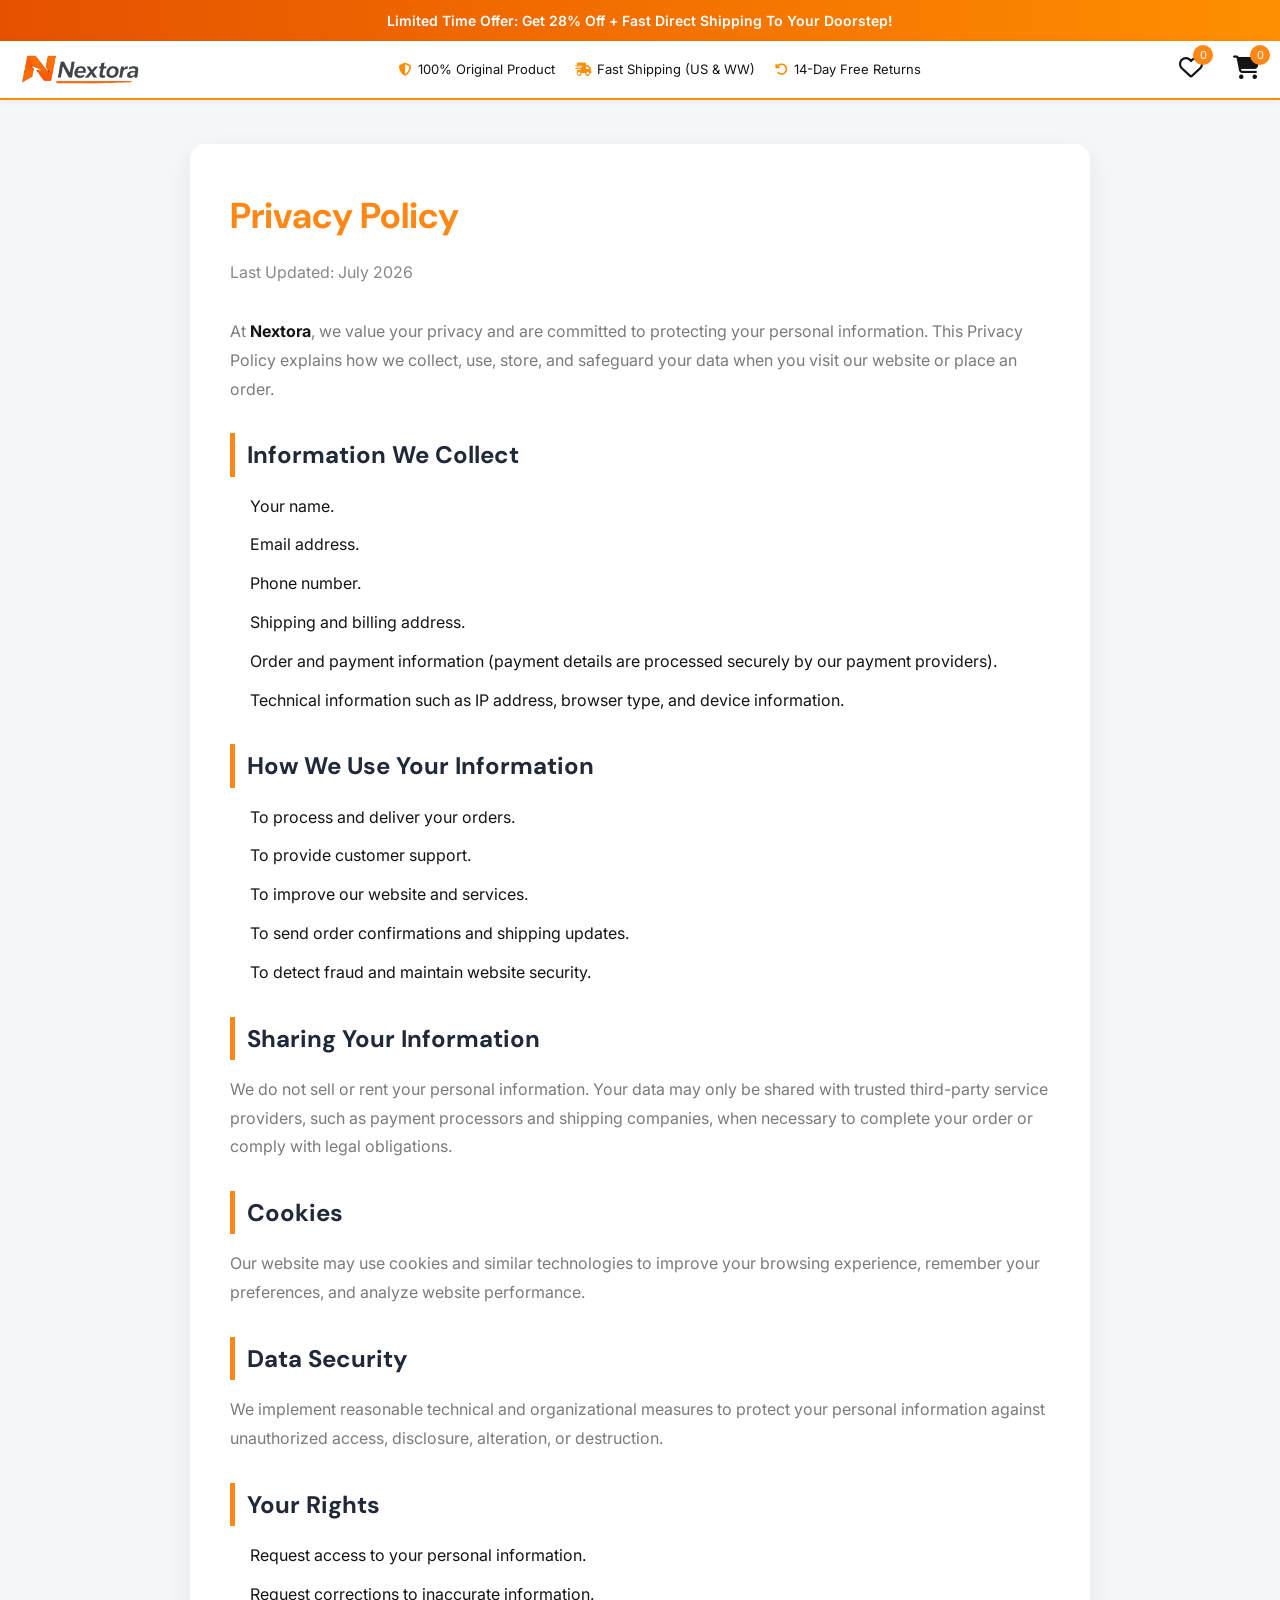
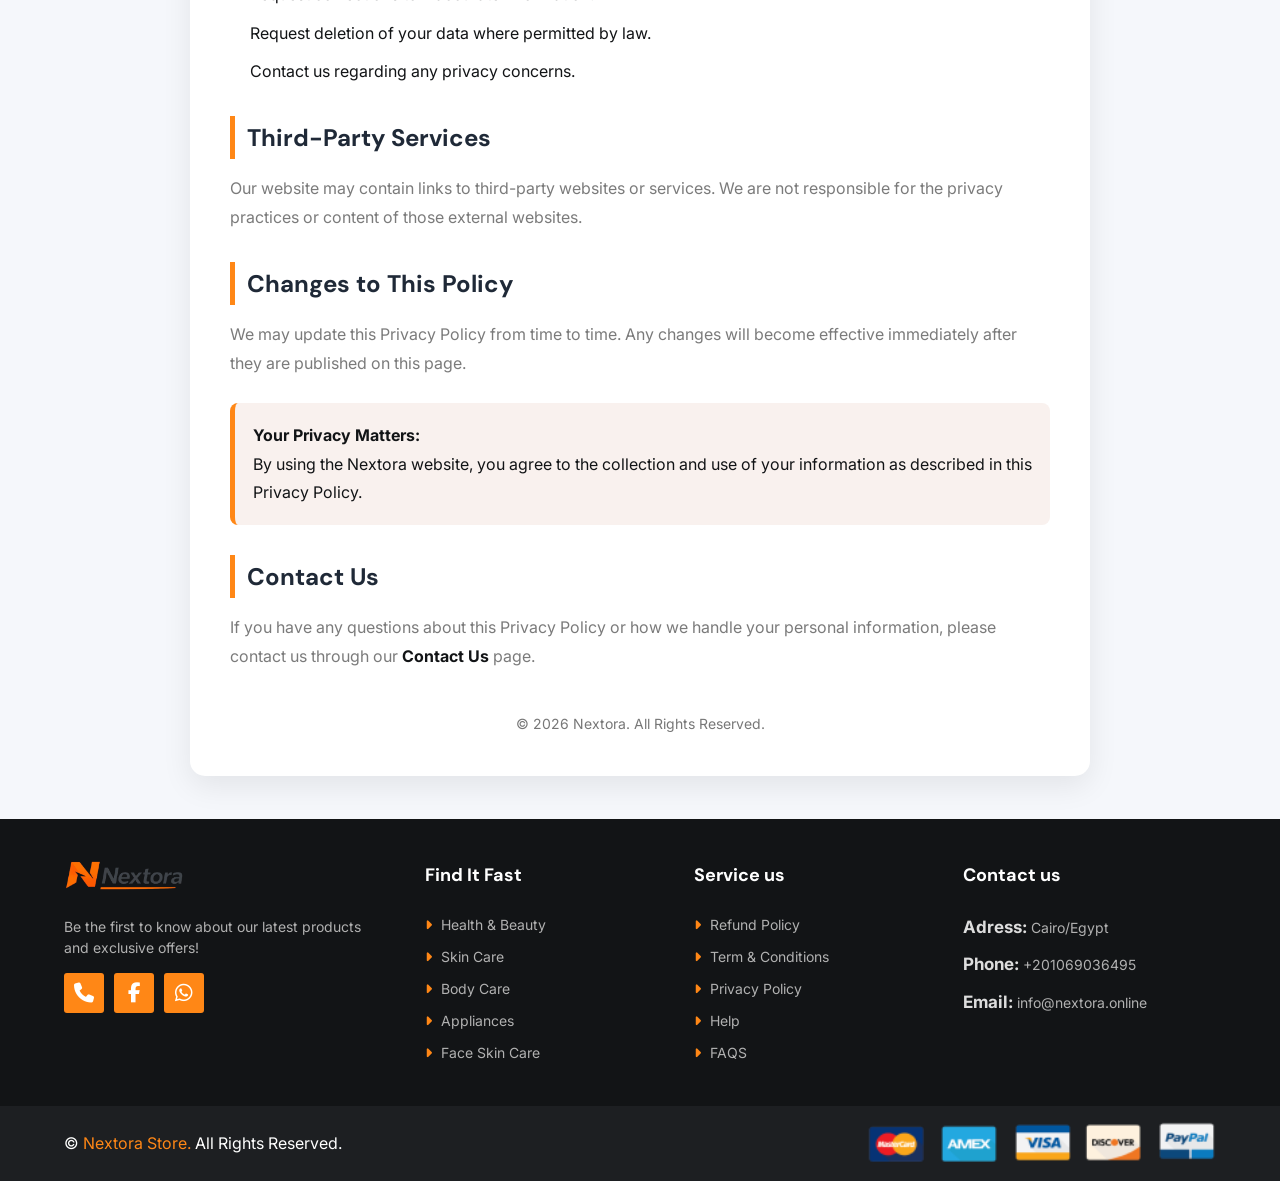
<file: privacy.html>
<!DOCTYPE html>
<html lang="en">

<head>
    <meta charset="UTF-8">
    <meta name="viewport" content="width=device-width, initial-scale=1.0">

    <title>Privacy Policy | Nextora</title>

    <link rel="icon" href="img/icon.png">

    <link rel="stylesheet" href="https://cdnjs.cloudflare.com/ajax/libs/font-awesome/6.6.0/css/all.min.css">

    <link rel="stylesheet" href="CSS/style.css">

    <style>
        :root {
            --primary-orange: #FF8F00;
            --dark-orange: #E65100;
            --light-orange: #FFF3E0;
            --amazon-dark: #131921;
            --amazon-nav: #232F3E;
            --text-dark: #111111;
            --text-gray: #565959;
            --bg-white: #FFFFFF;
            --bg-light: #F7F7F7;
            --border-color: #DDD;
            --success-green: #067D62;
            --shadow: 0 4px 12px rgba(0, 0, 0, 0.08);
            --transition: all 0.3s ease;
        }

        body {
            color: var(--text-dark);
            line-height: 1.6;
            padding-bottom: 0px;
            /* Space for mobile sticky footer */
            padding-top: 0px;
        }

        /* Top Announcement */
        .announcement-bar {
            background: linear-gradient(90deg, var(--dark-orange), var(--primary-orange));
            color: white;
            text-align: center;
            padding: 8px 15px;
            font-size: 14px;
            font-weight: 600;
            display: flex;
            justify-content: center;
            align-items: center;
            gap: 10px;
        }

        .announcement-bar span {
            color: white;
        }

        /* Header / Navbar */
        header {
            background-color: var(--bg-white);
            border-bottom: 2px solid var(--primary-orange);
            position: sticky;
            top: 0;
            z-index: 1000;
            box-shadow: 0 2px 8px rgba(0, 0, 0, 0.05);
        }

        .nav-container {
            max-width: 1300px;
            margin: 0 auto;
            padding: 12px 20px;
            display: flex;
            justify-content: space-between;
            align-items: center;
            gap: 20px;
        }

        .logo {
            font-size: 24px;
            font-weight: 800;
            color: var(--amazon-dark);
            text-decoration: none;
            display: flex;
            align-items: center;
            gap: 8px;
        }

        .logo span {
            color: var(--primary-orange);
        }

        .trust-badges-top {
            display: flex;
            gap: 20px;
            font-size: 13px;
            color: var(--text-gray);
        }

        .trust-item {
            display: flex;
            align-items: center;
            gap: 6px;
        }

        .trust-item i {
            color: var(--primary-orange);
        }

        /* Trast track style */
        .free-return {
            display: none;
            width: 100%;
            overflow: hidden;
            background: #f8f8f8;
            padding: 12px 0;
        }

        .trust-track {
            display: flex !important;
            width: max-content;
            gap: 50px;
            animation: scroll 10s linear infinite;
        }

        .trust-track .trust-item {
            display: flex;
            align-items: center;
            gap: 8px;
            white-space: nowrap;
            font-size: 15px;
        }

        @keyframes scroll {
            from {
                transform: translateX(0);
            }

            to {
                transform: translateX(-50%);
            }
        }

        .trust-track:hover {
            animation-play-state: paused;
        }

        @media (max-width: 1024px) {
            .product-hero {
                grid-template-columns: 1fr;
                gap: 20px;
                padding: 20px;
            }

            .trust-badges-top {
                display: none;
            }

            .free-return {
                display: block;
            }
        }
    </style>
</head>

<body
    style="margin:0;box-sizing:border-box;font-family:Arial,Helvetica,sans-serif;background:#f5f7fb;color:#333;line-height:1.8;">

    <!-- <a href="tel:+201069036495" class="floating-call" title="Contact Us">
        <i class="fa-solid fa-headset icon"></i>
        <span class="text">Contact Us</span>
    </a> -->

    <div class="announcement-bar">
        <span>Limited Time Offer: Get 28% Off + Fast Direct Shipping To Your Doorstep!</span>
    </div>

    <div class="cart">
        <div class="top_cart">
            <h3>Cart Items : <span class="Count_item_cart">0</span></h3>
            <span onclick="open_close_cart()" class="close_cart"><i class="fa-regular fa-circle-xmark"></i></span>
        </div>


        <div class="items_in_cart" id="cart_items">

        </div>

        <div class="bottom_cart">
            <div class="total">
                <p>subtotal</p>
                <p class="price_cart_toral">$0</p>
            </div>

            <div class="button_cart">
                <a href="#" class="btn_cart btn">Checkout</a>
                <span onclick="open_close_cart()" class="btn_cart trans_bg btn">Shop More</span>
            </div>
        </div>

    </div>

    <header>
        <div class="nav-container">
            <a href="index.html" class="logo"> <img src="img/logo.png" alt=""></a>
            <div class="trust-badges-top">
                <div class="trust-item"><i class="fa-solid fa-shield-halved"></i> 100% Original Product</div>
                <div class="trust-item"><i class="fa-solid fa-truck-fast"></i> Fast Shipping (US & WW)</div>
                <div class="trust-item"><i class="fa-solid fa-rotate-left"></i> 14-Day Free Returns</div>
            </div>
            <div class="header_icons">
                <div class="icon">
                    <a href="#">
                        <i class="fa-regular fa-heart"></i>
                        <span class="count count_favourite">0</span>
                    </a>
                </div>

                <div onclick="open_close_cart()" class="icon">
                    <i class="fa-solid fa-cart-shopping"></i>
                    <span class="count count_item_header">0</span>
                </div>

                <!-- <div class="icon">
                    <button id="currency-toggle" class="currency-btn">USD</button>
                </div> -->
            </div>
        </div>
    </header>

    <div
        style="max-width:900px;margin:auto;background:#fff;padding:40px;border-radius:15px;box-shadow:0 10px 30px rgba(0,0,0,.08);margin-top: 2.7rem;margin-bottom: 2.7rem;">

        <h1 style="color:#ff8716;margin-bottom:10px;font-size:36px;">
            Privacy Policy
        </h1>

        <p style="color:#888;margin-bottom:30px;">
            Last Updated: July 2026
        </p>

        <p style="margin-bottom:15px;">
            At <strong>Nextora</strong>, we value your privacy and are committed to protecting your personal
            information. This Privacy Policy explains how we collect, use, store, and safeguard your data when you visit
            our website or place an order.
        </p>

        <h2
            style="margin-top:30px;margin-bottom:15px;color:#1f2937;font-size:24px;border-left:5px solid #ff8716;padding-left:12px;">
            Information We Collect
        </h2>

        <ul style="margin-left:20px;margin-bottom:20px;">
            <li style="margin-bottom:10px;">Your name.</li>
            <li style="margin-bottom:10px;">Email address.</li>
            <li style="margin-bottom:10px;">Phone number.</li>
            <li style="margin-bottom:10px;">Shipping and billing address.</li>
            <li style="margin-bottom:10px;">Order and payment information (payment details are processed securely by our
                payment providers).</li>
            <li style="margin-bottom:10px;">Technical information such as IP address, browser type, and device
                information.</li>
        </ul>

        <h2
            style="margin-top:30px;margin-bottom:15px;color:#1f2937;font-size:24px;border-left:5px solid #ff8716;padding-left:12px;">
            How We Use Your Information
        </h2>

        <ul style="margin-left:20px;margin-bottom:20px;">
            <li style="margin-bottom:10px;">To process and deliver your orders.</li>
            <li style="margin-bottom:10px;">To provide customer support.</li>
            <li style="margin-bottom:10px;">To improve our website and services.</li>
            <li style="margin-bottom:10px;">To send order confirmations and shipping updates.</li>
            <li style="margin-bottom:10px;">To detect fraud and maintain website security.</li>
        </ul>

        <h2
            style="margin-top:30px;margin-bottom:15px;color:#1f2937;font-size:24px;border-left:5px solid #ff8716;padding-left:12px;">
            Sharing Your Information
        </h2>

        <p style="margin-bottom:15px;">
            We do not sell or rent your personal information. Your data may only be shared with trusted third-party
            service providers, such as payment processors and shipping companies, when necessary to complete your order
            or comply with legal obligations.
        </p>

        <h2
            style="margin-top:30px;margin-bottom:15px;color:#1f2937;font-size:24px;border-left:5px solid #ff8716;padding-left:12px;">
            Cookies
        </h2>

        <p style="margin-bottom:15px;">
            Our website may use cookies and similar technologies to improve your browsing experience, remember your
            preferences, and analyze website performance.
        </p>

        <h2
            style="margin-top:30px;margin-bottom:15px;color:#1f2937;font-size:24px;border-left:5px solid #ff8716;padding-left:12px;">
            Data Security
        </h2>

        <p style="margin-bottom:15px;">
            We implement reasonable technical and organizational measures to protect your personal information against
            unauthorized access, disclosure, alteration, or destruction.
        </p>

        <h2
            style="margin-top:30px;margin-bottom:15px;color:#1f2937;font-size:24px;border-left:5px solid #ff8716;padding-left:12px;">
            Your Rights
        </h2>

        <ul style="margin-left:20px;margin-bottom:20px;">
            <li style="margin-bottom:10px;">Request access to your personal information.</li>
            <li style="margin-bottom:10px;">Request corrections to inaccurate information.</li>
            <li style="margin-bottom:10px;">Request deletion of your data where permitted by law.</li>
            <li style="margin-bottom:10px;">Contact us regarding any privacy concerns.</li>
        </ul>

        <h2
            style="margin-top:30px;margin-bottom:15px;color:#1f2937;font-size:24px;border-left:5px solid #ff8716;padding-left:12px;">
            Third-Party Services
        </h2>

        <p style="margin-bottom:15px;">
            Our website may contain links to third-party websites or services. We are not responsible for the privacy
            practices or content of those external websites.
        </p>

        <h2
            style="margin-top:30px;margin-bottom:15px;color:#1f2937;font-size:24px;border-left:5px solid #ff8716;padding-left:12px;">
            Changes to This Policy
        </h2>

        <p style="margin-bottom:15px;">
            We may update this Privacy Policy from time to time. Any changes will become effective immediately after
            they are published on this page.
        </p>

        <div style="background:#f9f1ee;border-left:5px solid #ff8716;padding:18px;margin-top:25px;border-radius:8px;">

            <strong>Your Privacy Matters:</strong><br>

            By using the Nextora website, you agree to the collection and use of your information as described in this
            Privacy Policy.

        </div>

        <h2
            style="margin-top:30px;margin-bottom:15px;color:#1f2937;font-size:24px;border-left:5px solid #ff8716;padding-left:12px;">
            Contact Us
        </h2>

        <p style="margin-bottom:15px;">
            If you have any questions about this Privacy Policy or how we handle your personal information, please
            contact us through our <strong>Contact Us</strong> page.
        </p>

        <div style="margin-top:40px;text-align:center;color:#777;font-size:14px;">

            © 2026 Nextora. All Rights Reserved.

        </div>

    </div>

    <footer id="Contact">
        <div class="container">

            <div class="big_row">
                <img class="logo_footer" src="img/white_logo.png" alt="">

                <p>Be the first to know about our latest products and exclusive offers!</p>

                <div class="icons_footer">
                    <a href="tel:+201069036495"><i class="fa-solid fa-phone"></i></a>
                    <a href="https://www.facebook.com/share/1JYYTaqy3C/" target="_blank"><i
                            class="fa-brands fa-facebook-f"></i></a>
                    <a href="https://wa.me/201069036495" target="_blank"><i class="fa-brands fa-whatsapp"></i></a>
                </div>
            </div>

            <div class="row">
                <h4>Find It Fast</h4>

                <div class="links">
                    <a href="#"><i class="fa-solid fa-caret-right"></i> Health & Beauty</a>
                    <a href="#"><i class="fa-solid fa-caret-right"></i> Skin Care</a>
                    <a href="#"><i class="fa-solid fa-caret-right"></i> Body Care</a>
                    <a href="#"><i class="fa-solid fa-caret-right"></i> Appliances</a>
                    <a href="#"><i class="fa-solid fa-caret-right"></i> Face Skin Care</a>
                </div>
            </div>

            <div class="row">
                <h4>Service us</h4>

                <div class="links">
                    <a href="refund.html"><i class="fa-solid fa-caret-right"></i> Refund Policy</a>
                    <a href="terms.html"><i class="fa-solid fa-caret-right"></i> Term & Conditions</a>
                    <a href="privacy.html"><i class="fa-solid fa-caret-right"></i> Privacy Policy</a>
                    <a href="#"><i class="fa-solid fa-caret-right"></i> Help</a>
                    <a href="#"><i class="fa-solid fa-caret-right"></i> FAQS</a>
                </div>
            </div>

            <div class="row">
                <h4>Contact us</h4>

                <div class="links">
                    <a> <b style="color: #dddddd;font-size: 17px;">Adress:</b> Cairo/Egypt</a>
                    <a> <b style="color: #dddddd;font-size: 17px;">Phone:</b> +201069036495</a>
                    <a> <b style="color: #dddddd;font-size: 17px;">Email:</b> info@nextora.online</a>
                </div>
            </div>
        </div>

        <div class="bottom_footer">
            <div class="container">
                <p>&copy; <span>Nextora Store.</span> All Rights Reserved.</p>

                <div class="payment_img">
                    <img src="img/payment_method.png" alt="">
                </div>
            </div>
        </div>
    </footer>
</body>

</html>
</file>
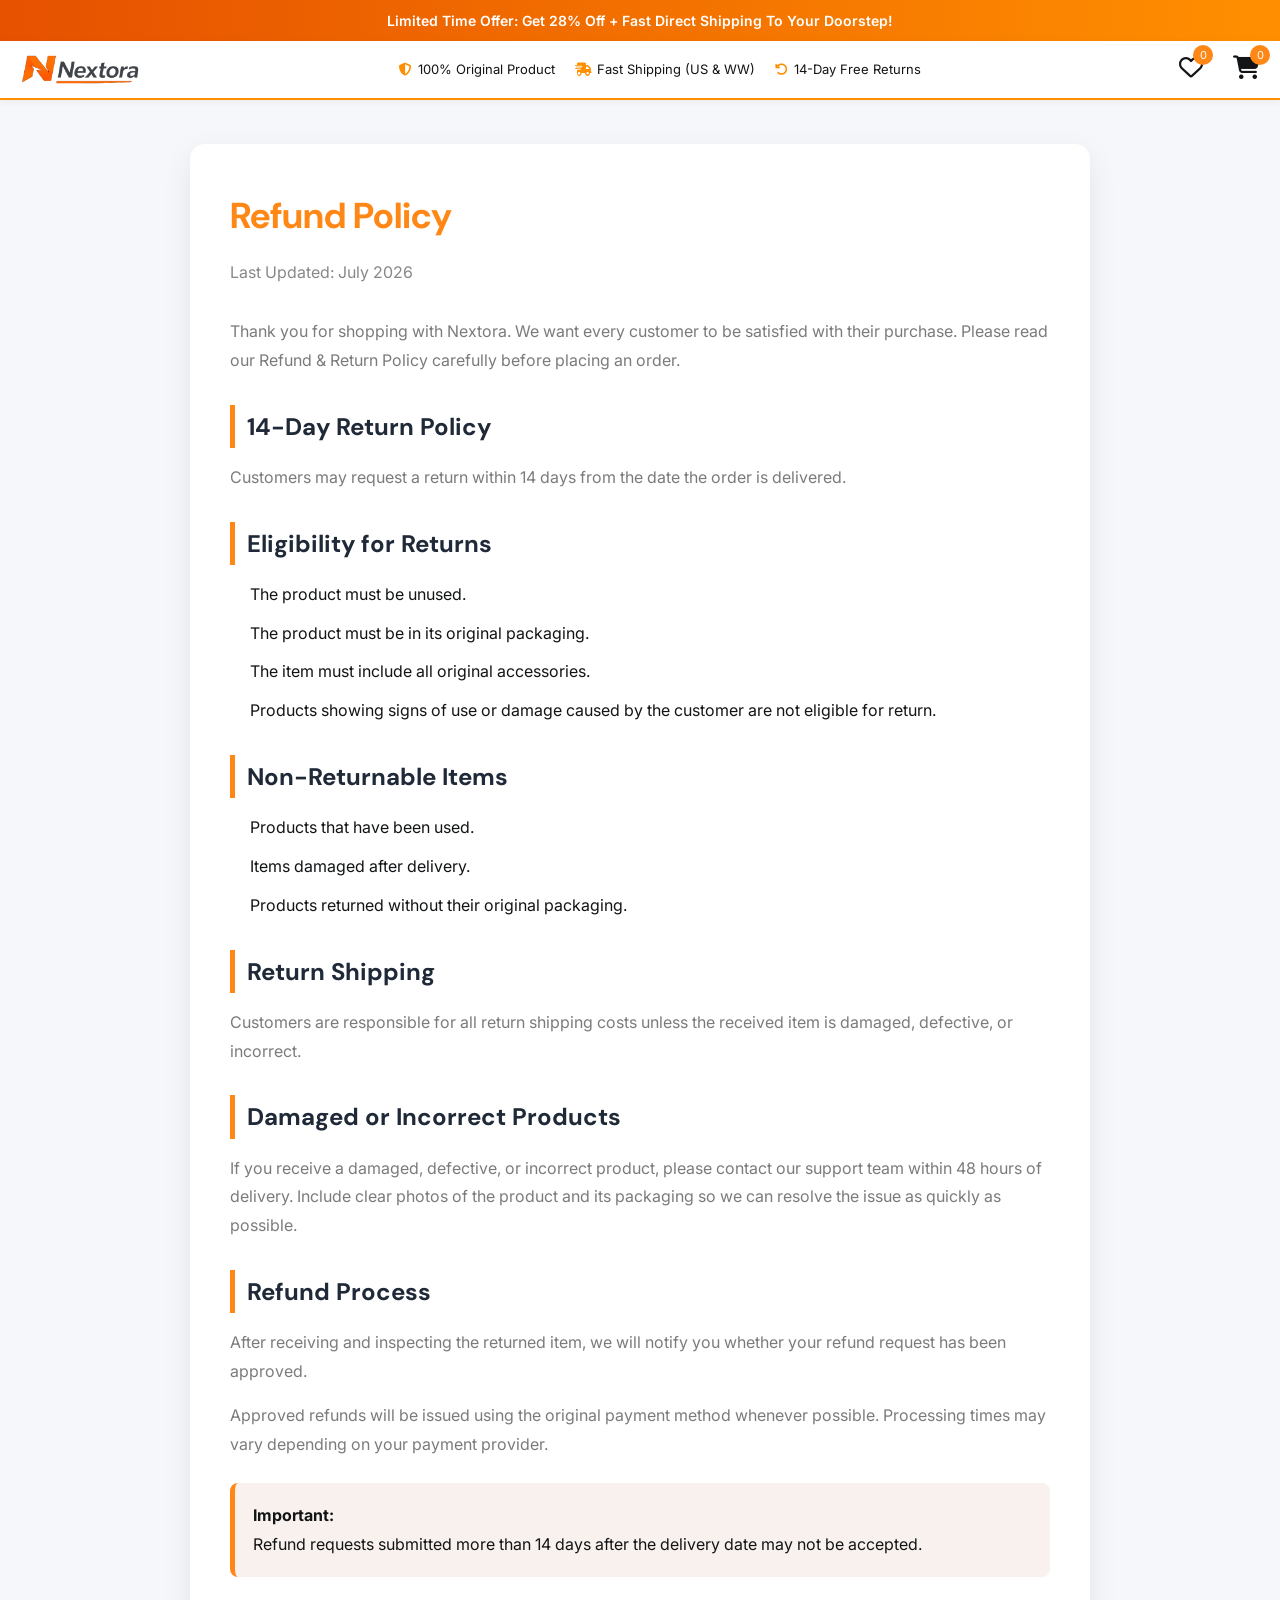
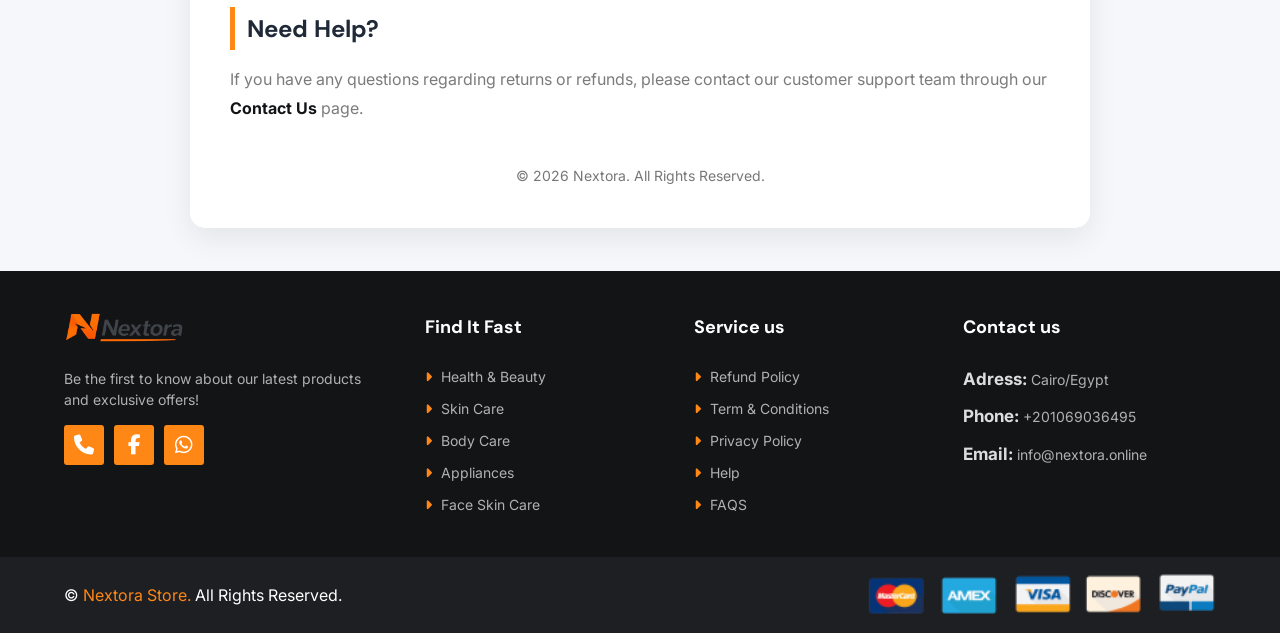
<file: refund.html>
<!DOCTYPE html>
<html lang="en">

<head>
    <meta charset="UTF-8">
    <meta name="viewport" content="width=device-width, initial-scale=1.0">

    <title>Refund Policy | Nextora</title>

    <link rel="icon" href="img/icon.png">


    <link rel="stylesheet" href="https://cdnjs.cloudflare.com/ajax/libs/font-awesome/6.6.0/css/all.min.css">

    <link rel="stylesheet" href="CSS/style.css">

    <style>
        :root {
            --primary-orange: #FF8F00;
            --dark-orange: #E65100;
            --light-orange: #FFF3E0;
            --amazon-dark: #131921;
            --amazon-nav: #232F3E;
            --text-dark: #111111;
            --text-gray: #565959;
            --bg-white: #FFFFFF;
            --bg-light: #F7F7F7;
            --border-color: #DDD;
            --success-green: #067D62;
            --shadow: 0 4px 12px rgba(0, 0, 0, 0.08);
            --transition: all 0.3s ease;
        }

        body {
            color: var(--text-dark);
            line-height: 1.6;
            padding-bottom: 0px;
            /* Space for mobile sticky footer */
            padding-top: 0px;
        }

        /* Top Announcement */
        .announcement-bar {
            background: linear-gradient(90deg, var(--dark-orange), var(--primary-orange));
            color: white;
            text-align: center;
            padding: 8px 15px;
            font-size: 14px;
            font-weight: 600;
            display: flex;
            justify-content: center;
            align-items: center;
            gap: 10px;
        }

        .announcement-bar span {
            color: white;
        }

        /* Header / Navbar */
        header {
            background-color: var(--bg-white);
            border-bottom: 2px solid var(--primary-orange);
            position: sticky;
            top: 0;
            z-index: 1000;
            box-shadow: 0 2px 8px rgba(0, 0, 0, 0.05);
        }

        .nav-container {
            max-width: 1300px;
            margin: 0 auto;
            padding: 12px 20px;
            display: flex;
            justify-content: space-between;
            align-items: center;
            gap: 20px;
        }

        .logo {
            font-size: 24px;
            font-weight: 800;
            color: var(--amazon-dark);
            text-decoration: none;
            display: flex;
            align-items: center;
            gap: 8px;
        }

        .logo span {
            color: var(--primary-orange);
        }

        .trust-badges-top {
            display: flex;
            gap: 20px;
            font-size: 13px;
            color: var(--text-gray);
        }

        .trust-item {
            display: flex;
            align-items: center;
            gap: 6px;
        }

        .trust-item i {
            color: var(--primary-orange);
        }

        /* Trast track style */
        .free-return {
            display: none;
            width: 100%;
            overflow: hidden;
            background: #f8f8f8;
            padding: 12px 0;
        }

        .trust-track {
            display: flex !important;
            width: max-content;
            gap: 50px;
            animation: scroll 10s linear infinite;
        }

        .trust-track .trust-item {
            display: flex;
            align-items: center;
            gap: 8px;
            white-space: nowrap;
            font-size: 15px;
        }

        @keyframes scroll {
            from {
                transform: translateX(0);
            }

            to {
                transform: translateX(-50%);
            }
        }

        .trust-track:hover {
            animation-play-state: paused;
        }

        @media (max-width: 1024px) {
            .product-hero {
                grid-template-columns: 1fr;
                gap: 20px;
                padding: 20px;
            }

            .trust-badges-top {
                display: none;
            }

            .free-return {
                display: block;
            }
        }
    </style>

</head>

<body
    style="margin:0;box-sizing:border-box;font-family:Arial,Helvetica,sans-serif;background:#f5f7fb;color:#333;line-height:1.8;">

    <div class="announcement-bar">
        <span>Limited Time Offer: Get 28% Off + Fast Direct Shipping To Your Doorstep!</span>
    </div>

     <!-- <a href="tel:+201069036495" class="floating-call" title="Contact Us">
        <i class="fa-solid fa-headset icon"></i>
        <span class="text">Contact Us</span>
    </a> -->

    <div class="cart">
        <div class="top_cart">
            <h3>Cart Items : <span class="Count_item_cart">0</span></h3>
            <span onclick="open_close_cart()" class="close_cart"><i class="fa-regular fa-circle-xmark"></i></span>
        </div>


        <div class="items_in_cart" id="cart_items">

        </div>

        <div class="bottom_cart">
            <div class="total">
                <p>subtotal</p>
                <p class="price_cart_toral">$0</p>
            </div>

            <div class="button_cart">
                <a href="#" class="btn_cart btn">Checkout</a>
                <span onclick="open_close_cart()" class="btn_cart trans_bg btn">Shop More</span>
            </div>
        </div>

    </div>

    <header>
        <div class="nav-container">
            <a href="index.html" class="logo"> <img src="img/logo.png" alt=""></a>
            <div class="trust-badges-top">
                <div class="trust-item"><i class="fa-solid fa-shield-halved"></i> 100% Original Product</div>
                <div class="trust-item"><i class="fa-solid fa-truck-fast"></i> Fast Shipping (US & WW)</div>
                <div class="trust-item"><i class="fa-solid fa-rotate-left"></i> 14-Day Free Returns</div>
            </div>
            <div class="header_icons">
                <div class="icon">
                    <a href="#">
                        <i class="fa-regular fa-heart"></i>
                        <span class="count count_favourite">0</span>
                    </a>
                </div>

                <div onclick="open_close_cart()" class="icon">
                    <i class="fa-solid fa-cart-shopping"></i>
                    <span class="count count_item_header">0</span>
                </div>

                <!-- <div class="icon">
                    <button id="currency-toggle" class="currency-btn">USD</button>
                </div> -->
            </div>
        </div>
    </header>

    <div
        style="max-width:900px;margin:auto;background:#fff;padding:40px;border-radius:15px;box-shadow:0 10px 30px rgba(0,0,0,.08);margin-top: 2.7rem;margin-bottom: 2.7rem;">

        <h1 style="color:#ff8716;margin-bottom:10px;font-size:36px;">
            Refund Policy
        </h1>

        <p style="color:#888;margin-bottom:30px;">
            Last Updated: July 2026
        </p>

        <p style="margin-bottom:15px;">
            Thank you for shopping with Nextora. We want every customer to be satisfied with their purchase. Please read
            our Refund & Return Policy carefully before placing an order.
        </p>

        <h2
            style="margin-top:30px;margin-bottom:15px;color:#1f2937;font-size:24px;border-left:5px solid #ff8716;padding-left:12px;">
            14-Day Return Policy
        </h2>

        <p style="margin-bottom:15px;">
            Customers may request a return within 14 days from the date the order is delivered.
        </p>

        <h2
            style="margin-top:30px;margin-bottom:15px;color:#1f2937;font-size:24px;border-left:5px solid #ff8716;padding-left:12px;">
            Eligibility for Returns
        </h2>

        <ul style="margin-left:20px;margin-bottom:20px;">

            <li style="margin-bottom:10px;">The product must be unused.</li>

            <li style="margin-bottom:10px;">The product must be in its original packaging.</li>

            <li style="margin-bottom:10px;">The item must include all original accessories.</li>

            <li style="margin-bottom:10px;">Products showing signs of use or damage caused by the customer are not
                eligible for return.</li>

        </ul>

        <h2
            style="margin-top:30px;margin-bottom:15px;color:#1f2937;font-size:24px;border-left:5px solid #ff8716;padding-left:12px;">
            Non-Returnable Items
        </h2>

        <ul style="margin-left:20px;margin-bottom:20px;">

            <li style="margin-bottom:10px;">Products that have been used.</li>

            <li style="margin-bottom:10px;">Items damaged after delivery.</li>

            <li style="margin-bottom:10px;">Products returned without their original packaging.</li>

        </ul>

        <h2
            style="margin-top:30px;margin-bottom:15px;color:#1f2937;font-size:24px;border-left:5px solid #ff8716;padding-left:12px;">
            Return Shipping
        </h2>

        <p style="margin-bottom:15px;">
            Customers are responsible for all return shipping costs unless the received item is damaged, defective, or
            incorrect.
        </p>

        <h2
            style="margin-top:30px;margin-bottom:15px;color:#1f2937;font-size:24px;border-left:5px solid #ff8716;padding-left:12px;">
            Damaged or Incorrect Products
        </h2>

        <p style="margin-bottom:15px;">
            If you receive a damaged, defective, or incorrect product, please contact our support team within 48 hours
            of delivery. Include clear photos of the product and its packaging so we can resolve the issue as quickly as
            possible.
        </p>

        <h2
            style="margin-top:30px;margin-bottom:15px;color:#1f2937;font-size:24px;border-left:5px solid #ff8716;padding-left:12px;">
            Refund Process
        </h2>

        <p style="margin-bottom:15px;">
            After receiving and inspecting the returned item, we will notify you whether your refund request has been
            approved.
        </p>

        <p style="margin-bottom:15px;">
            Approved refunds will be issued using the original payment method whenever possible. Processing times may
            vary depending on your payment provider.
        </p>

        <div style="background:#f9f1ee;border-left:5px solid #ff8716;padding:18px;margin-top:25px;border-radius:8px;">

            <strong>Important:</strong><br>

            Refund requests submitted more than 14 days after the delivery date may not be accepted.

        </div>

        <h2
            style="margin-top:30px;margin-bottom:15px;color:#1f2937;font-size:24px;border-left:5px solid #ff8716;padding-left:12px;">
            Need Help?
        </h2>

        <p style="margin-bottom:15px;">
            If you have any questions regarding returns or refunds, please contact our customer support team through our
            <strong>Contact Us</strong> page.
        </p>

        <div style="margin-top:40px;text-align:center;color:#777;font-size:14px;">

            © 2026 Nextora. All Rights Reserved.

        </div>

    </div>

    <footer id="Contact">
        <div class="container">

            <div class="big_row">
                <img class="logo_footer" src="img/white_logo.png" alt="">

                <p>Be the first to know about our latest products and exclusive offers!</p>

                <div class="icons_footer">
                    <a href="tel:+201069036495"><i class="fa-solid fa-phone"></i></a>
                    <a href="https://www.facebook.com/share/1JYYTaqy3C/" target="_blank"><i
                            class="fa-brands fa-facebook-f"></i></a>
                    <a href="https://wa.me/201069036495" target="_blank"><i class="fa-brands fa-whatsapp"></i></a>
                </div>
            </div>

            <div class="row">
                <h4>Find It Fast</h4>

                <div class="links">
                    <a href="#"><i class="fa-solid fa-caret-right"></i> Health & Beauty</a>
                    <a href="#"><i class="fa-solid fa-caret-right"></i> Skin Care</a>
                    <a href="#"><i class="fa-solid fa-caret-right"></i> Body Care</a>
                    <a href="#"><i class="fa-solid fa-caret-right"></i> Appliances</a>
                    <a href="#"><i class="fa-solid fa-caret-right"></i> Face Skin Care</a>
                </div>
            </div>

            <div class="row">
                <h4>Service us</h4>

                <div class="links">
                    <a href="refund.html"><i class="fa-solid fa-caret-right"></i> Refund Policy</a>
                    <a href="terms.html"><i class="fa-solid fa-caret-right"></i> Term & Conditions</a>
                    <a href="privacy.html"><i class="fa-solid fa-caret-right"></i> Privacy Policy</a>
                    <a href="#"><i class="fa-solid fa-caret-right"></i> Help</a>
                    <a href="#"><i class="fa-solid fa-caret-right"></i> FAQS</a>
                </div>
            </div>

            <div class="row">
                <h4>Contact us</h4>

                <div class="links">
                    <a> <b style="color: #dddddd;font-size: 17px;">Adress:</b> Cairo/Egypt</a>
                    <a> <b style="color: #dddddd;font-size: 17px;">Phone:</b> +201069036495</a>
                    <a> <b style="color: #dddddd;font-size: 17px;">Email:</b> info@nextora.online</a>
                </div>
            </div>
        </div>

        <div class="bottom_footer">
            <div class="container">
                <p>&copy; <span>Nextora Store.</span> All Rights Reserved.</p>

                <div class="payment_img">
                    <img src="img/payment_method.png" alt="">
                </div>
            </div>
        </div>
    </footer>

</body>

</html>
</file>
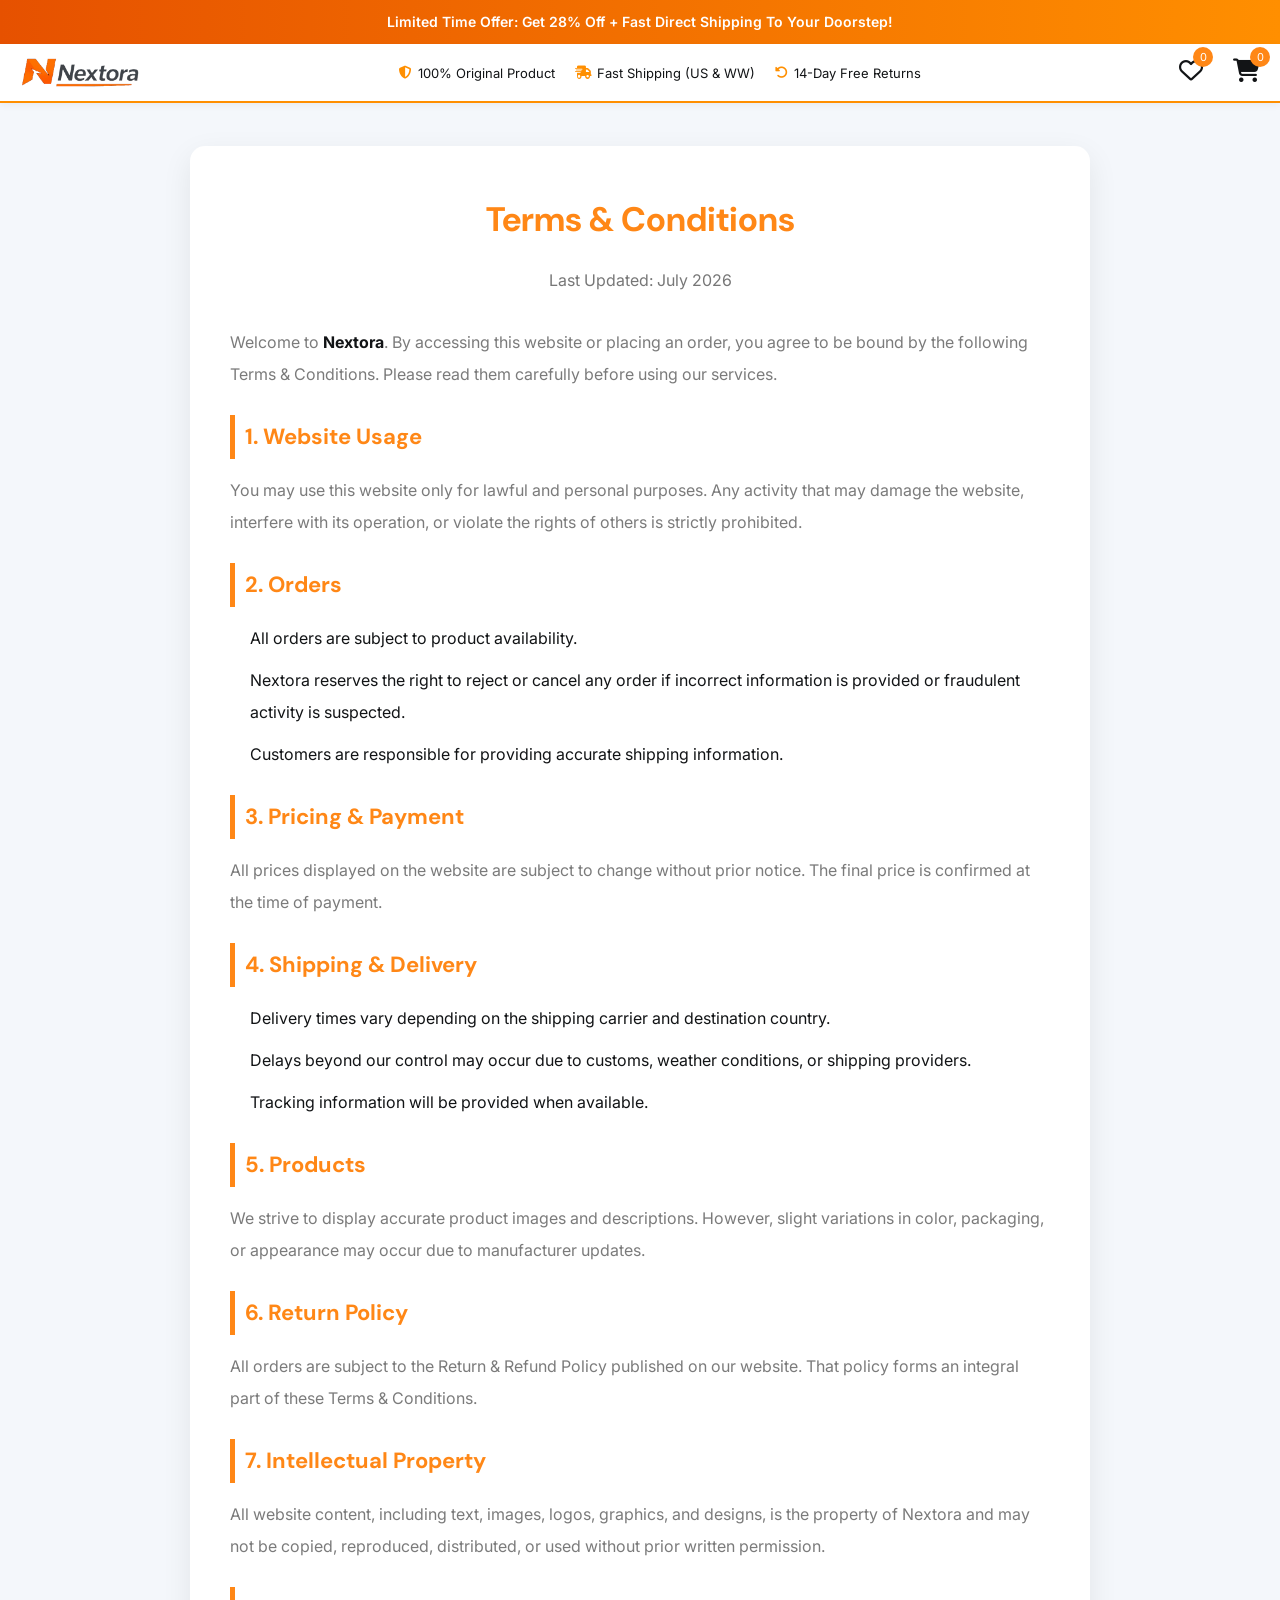
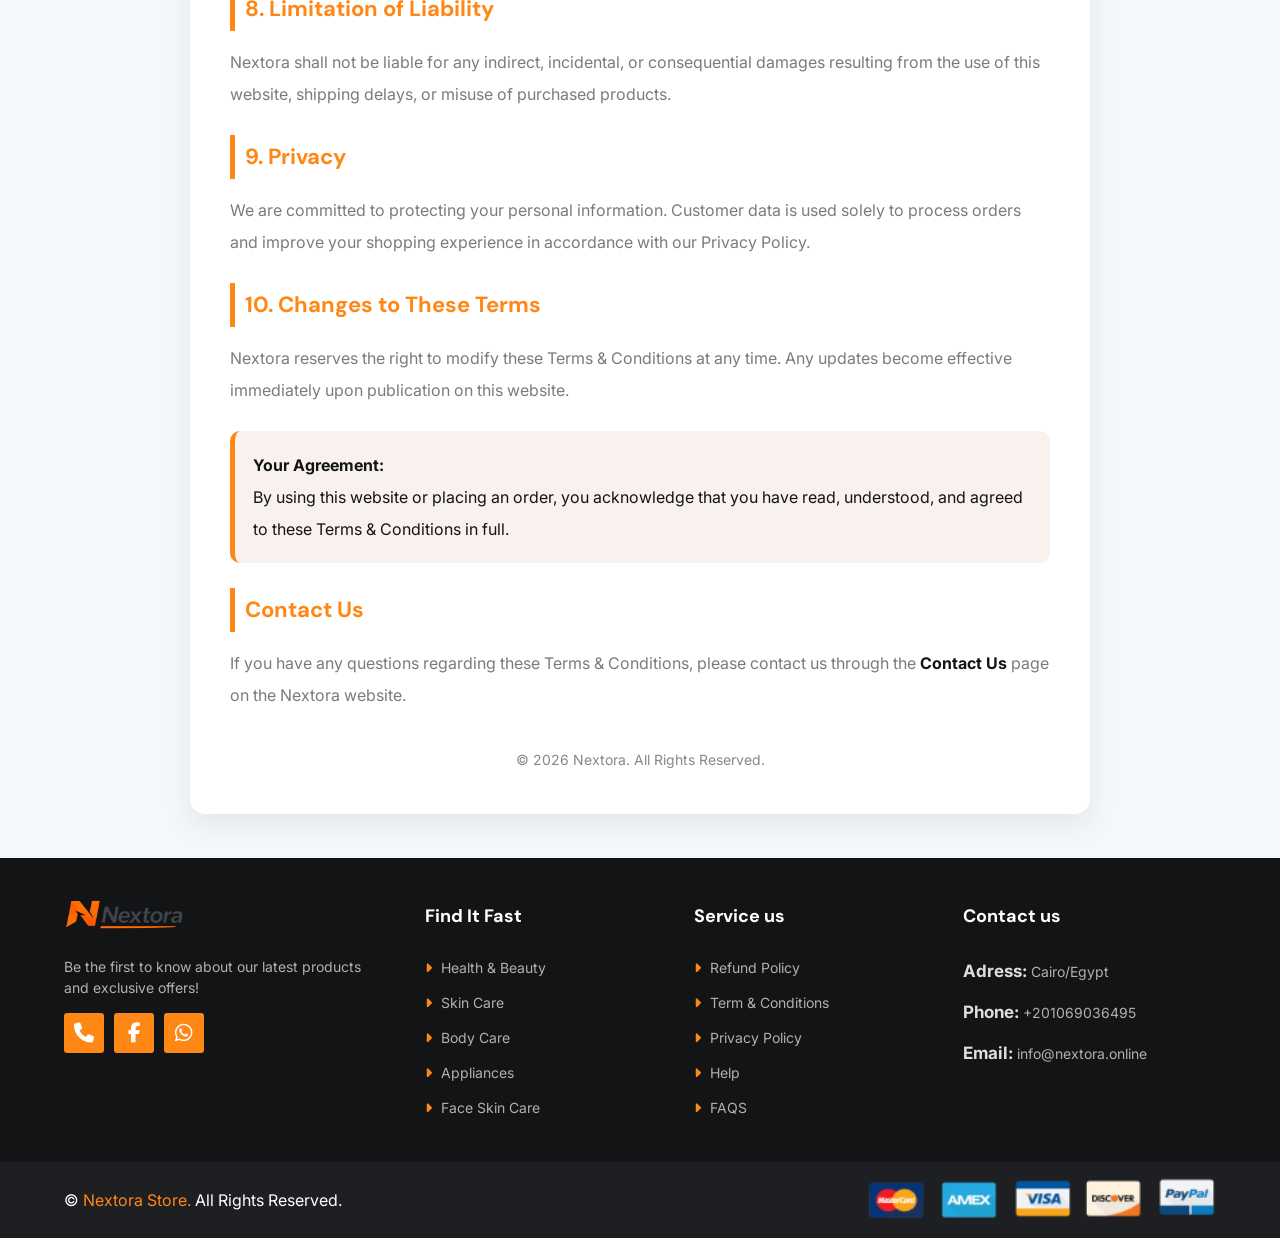
<file: terms.html>
<!DOCTYPE html>
<html lang="en">

<head>
    <meta charset="UTF-8">
    <meta name="viewport" content="width=device-width, initial-scale=1.0">
    <title>Terms & Conditions | Nextora</title>

    <link rel="icon" href="img/icon.png">


    <link rel="stylesheet" href="https://cdnjs.cloudflare.com/ajax/libs/font-awesome/6.6.0/css/all.min.css">

    <link rel="stylesheet" href="CSS/style.css">

    <style>
        :root {
            --primary-orange: #FF8F00;
            --dark-orange: #E65100;
            --light-orange: #FFF3E0;
            --amazon-dark: #131921;
            --amazon-nav: #232F3E;
            --text-dark: #111111;
            --text-gray: #565959;
            --bg-white: #FFFFFF;
            --bg-light: #F7F7F7;
            --border-color: #DDD;
            --success-green: #067D62;
            --shadow: 0 4px 12px rgba(0, 0, 0, 0.08);
            --transition: all 0.3s ease;
        }

        body {
            color: var(--text-dark);
            line-height: 1.6;
            padding-bottom: 0px;
            /* Space for mobile sticky footer */
            padding-top: 0px;
        }

        /* Top Announcement */
        .announcement-bar {
            background: linear-gradient(90deg, var(--dark-orange), var(--primary-orange));
            color: white;
            text-align: center;
            padding: 8px 15px;
            font-size: 14px;
            font-weight: 600;
            display: flex;
            justify-content: center;
            align-items: center;
            gap: 10px;
        }

        .announcement-bar span {
            color: white;
        }

        /* Header / Navbar */
        header {
            background-color: var(--bg-white);
            border-bottom: 2px solid var(--primary-orange);
            position: sticky;
            top: 0;
            z-index: 1000;
            box-shadow: 0 2px 8px rgba(0, 0, 0, 0.05);
        }

        .nav-container {
            max-width: 1300px;
            margin: 0 auto;
            padding: 12px 20px;
            display: flex;
            justify-content: space-between;
            align-items: center;
            gap: 20px;
        }

        .logo {
            font-size: 24px;
            font-weight: 800;
            color: var(--amazon-dark);
            text-decoration: none;
            display: flex;
            align-items: center;
            gap: 8px;
        }

        .logo span {
            color: var(--primary-orange);
        }

        .trust-badges-top {
            display: flex;
            gap: 20px;
            font-size: 13px;
            color: var(--text-gray);
        }

        .trust-item {
            display: flex;
            align-items: center;
            gap: 6px;
        }

        .trust-item i {
            color: var(--primary-orange);
        }

        /* Trast track style */
        .free-return {
            display: none;
            width: 100%;
            overflow: hidden;
            background: #f8f8f8;
            padding: 12px 0;
        }

        .trust-track {
            display: flex !important;
            width: max-content;
            gap: 50px;
            animation: scroll 10s linear infinite;
        }

        .trust-track .trust-item {
            display: flex;
            align-items: center;
            gap: 8px;
            white-space: nowrap;
            font-size: 15px;
        }

        @keyframes scroll {
            from {
                transform: translateX(0);
            }

            to {
                transform: translateX(-50%);
            }
        }

        .trust-track:hover {
            animation-play-state: paused;
        }

        @media (max-width: 1024px) {
            .product-hero {
                grid-template-columns: 1fr;
                gap: 20px;
                padding: 20px;
            }

            .trust-badges-top {
                display: none;
            }

            .free-return {
                display: block;
            }
        }
    </style>
</head>

<body
    style="margin:0;box-sizing:border-box;font-family:Tahoma,Arial,sans-serif;background:#f4f7fb;color:#333;line-height:2;">


    <div class="announcement-bar">
        <span>Limited Time Offer: Get 28% Off + Fast Direct Shipping To Your Doorstep!</span>
    </div>

    <!-- <a href="tel:+201069036495" class="floating-call" title="Contact Us">
        <i class="fa-solid fa-headset icon"></i>
        <span class="text">Contact Us</span>
    </a> -->

    <div class="cart">
        <div class="top_cart">
            <h3>Cart Items : <span class="Count_item_cart">0</span></h3>
            <span onclick="open_close_cart()" class="close_cart"><i class="fa-regular fa-circle-xmark"></i></span>
        </div>


        <div class="items_in_cart" id="cart_items">

        </div>

        <div class="bottom_cart">
            <div class="total">
                <p>subtotal</p>
                <p class="price_cart_toral">$0</p>
            </div>

            <div class="button_cart">
                <a href="#" class="btn_cart btn">Checkout</a>
                <span onclick="open_close_cart()" class="btn_cart trans_bg btn">Shop More</span>
            </div>
        </div>

    </div>

    <header>
        <div class="nav-container">
            <a href="index.html" class="logo"> <img src="img/logo.png" alt=""></a>
            <div class="trust-badges-top">
                <div class="trust-item"><i class="fa-solid fa-shield-halved"></i> 100% Original Product</div>
                <div class="trust-item"><i class="fa-solid fa-truck-fast"></i> Fast Shipping (US & WW)</div>
                <div class="trust-item"><i class="fa-solid fa-rotate-left"></i> 14-Day Free Returns</div>
            </div>
            <div class="header_icons">
                <div class="icon">
                    <a href="#">
                        <i class="fa-regular fa-heart"></i>
                        <span class="count count_favourite">0</span>
                    </a>
                </div>

                <div onclick="open_close_cart()" class="icon">
                    <i class="fa-solid fa-cart-shopping"></i>
                    <span class="count count_item_header">0</span>
                </div>

                <!-- <div class="icon">
                    <button id="currency-toggle" class="currency-btn">USD</button>
                </div> -->
            </div>
        </div>
    </header>

    <div
        style="max-width:900px;margin:auto;background:#fff;padding:40px;border-radius:15px;box-shadow:0 10px 30px rgba(0,0,0,.08);margin-top: 2.7rem;margin-bottom: 2.7rem;">

        <h1 style="color:#ff8716;font-size:34px;margin-bottom:10px;text-align:center;">
            Terms & Conditions
        </h1>

        <p style="text-align:center;color:#777;margin-bottom:30px;">
            Last Updated: July 2026
        </p>

        <p style="margin-bottom:15px;">
            Welcome to <strong>Nextora</strong>. By accessing this website or placing an order, you agree to be bound by
            the following Terms & Conditions. Please read them carefully before using our services.
        </p>

        <h2 style="margin:25px 0 15px;color:#ff8716;border-left:5px solid #ff8716;padding-left:10px;font-size:22px;">
            1. Website Usage
        </h2>

        <p style="margin-bottom:15px;">
            You may use this website only for lawful and personal purposes. Any activity that may damage the website,
            interfere with its operation, or violate the rights of others is strictly prohibited.
        </p>

        <h2 style="margin:25px 0 15px;color:#ff8716;border-left:5px solid #ff8716;padding-left:10px;font-size:22px;">
            2. Orders
        </h2>

        <ul style="padding-left:20px;margin-bottom:20px;">
            <li style="margin-bottom:10px;">All orders are subject to product availability.</li>
            <li style="margin-bottom:10px;">Nextora reserves the right to reject or cancel any order if incorrect
                information is provided or fraudulent activity is suspected.</li>
            <li style="margin-bottom:10px;">Customers are responsible for providing accurate shipping information.</li>
        </ul>

        <h2 style="margin:25px 0 15px;color:#ff8716;border-left:5px solid #ff8716;padding-left:10px;font-size:22px;">
            3. Pricing & Payment
        </h2>

        <p style="margin-bottom:15px;">
            All prices displayed on the website are subject to change without prior notice. The final price is confirmed
            at the time of payment.
        </p>

        <h2 style="margin:25px 0 15px;color:#ff8716;border-left:5px solid #ff8716;padding-left:10px;font-size:22px;">
            4. Shipping & Delivery
        </h2>

        <ul style="padding-left:20px;margin-bottom:20px;">
            <li style="margin-bottom:10px;">Delivery times vary depending on the shipping carrier and destination
                country.</li>
            <li style="margin-bottom:10px;">Delays beyond our control may occur due to customs, weather conditions, or
                shipping providers.</li>
            <li style="margin-bottom:10px;">Tracking information will be provided when available.</li>
        </ul>

        <h2 style="margin:25px 0 15px;color:#ff8716;border-left:5px solid #ff8716;padding-left:10px;font-size:22px;">
            5. Products
        </h2>

        <p style="margin-bottom:15px;">
            We strive to display accurate product images and descriptions. However, slight variations in color,
            packaging, or appearance may occur due to manufacturer updates.
        </p>

        <h2 style="margin:25px 0 15px;color:#ff8716;border-left:5px solid #ff8716;padding-left:10px;font-size:22px;">
            6. Return Policy
        </h2>

        <p style="margin-bottom:15px;">
            All orders are subject to the Return & Refund Policy published on our website. That policy forms an integral
            part of these Terms & Conditions.
        </p>

        <h2 style="margin:25px 0 15px;color:#ff8716;border-left:5px solid #ff8716;padding-left:10px;font-size:22px;">
            7. Intellectual Property
        </h2>

        <p style="margin-bottom:15px;">
            All website content, including text, images, logos, graphics, and designs, is the property of Nextora and
            may not be copied, reproduced, distributed, or used without prior written permission.
        </p>

        <h2 style="margin:25px 0 15px;color:#ff8716;border-left:5px solid #ff8716;padding-left:10px;font-size:22px;">
            8. Limitation of Liability
        </h2>

        <p style="margin-bottom:15px;">
            Nextora shall not be liable for any indirect, incidental, or consequential damages resulting from the use of
            this website, shipping delays, or misuse of purchased products.
        </p>

        <h2 style="margin:25px 0 15px;color:#ff8716;border-left:5px solid #ff8716;padding-left:10px;font-size:22px;">
            9. Privacy
        </h2>

        <p style="margin-bottom:15px;">
            We are committed to protecting your personal information. Customer data is used solely to process orders and
            improve your shopping experience in accordance with our Privacy Policy.
        </p>

        <h2 style="margin:25px 0 15px;color:#ff8716;border-left:5px solid #ff8716;padding-left:10px;font-size:22px;">
            10. Changes to These Terms
        </h2>

        <p style="margin-bottom:15px;">
            Nextora reserves the right to modify these Terms & Conditions at any time. Any updates become effective
            immediately upon publication on this website.
        </p>

        <div style="background:#f9f1ee;padding:18px;border-radius:10px;border-left:5px solid #ff8716;margin-top:25px;">
            <strong>Your Agreement:</strong><br>
            By using this website or placing an order, you acknowledge that you have read, understood, and agreed to
            these Terms & Conditions in full.
        </div>

        <h2 style="margin:25px 0 15px;color:#ff8716;border-left:5px solid #ff8716;padding-left:10px;font-size:22px;">
            Contact Us
        </h2>

        <p style="margin-bottom:15px;">
            If you have any questions regarding these Terms & Conditions, please contact us through the <strong>Contact
                Us</strong> page on the Nextora website.
        </p>

        <div style="margin-top:35px;text-align:center;color:#888;font-size:14px;">
            © 2026 Nextora. All Rights Reserved.
        </div>

    </div>

     <footer id="Contact">
        <div class="container">

            <div class="big_row">
                <img class="logo_footer" src="img/white_logo.png" alt="">

                <p>Be the first to know about our latest products and exclusive offers!</p>

                <div class="icons_footer">
                    <a href="tel:+201069036495"><i class="fa-solid fa-phone"></i></a>
                    <a href="https://www.facebook.com/share/1JYYTaqy3C/" target="_blank"><i
                            class="fa-brands fa-facebook-f"></i></a>
                    <a href="https://wa.me/201069036495" target="_blank"><i class="fa-brands fa-whatsapp"></i></a>
                </div>
            </div>

            <div class="row">
                <h4>Find It Fast</h4>

                <div class="links">
                    <a href="#"><i class="fa-solid fa-caret-right"></i> Health & Beauty</a>
                    <a href="#"><i class="fa-solid fa-caret-right"></i> Skin Care</a>
                    <a href="#"><i class="fa-solid fa-caret-right"></i> Body Care</a>
                    <a href="#"><i class="fa-solid fa-caret-right"></i> Appliances</a>
                    <a href="#"><i class="fa-solid fa-caret-right"></i> Face Skin Care</a>
                </div>
            </div>

            <div class="row">
                <h4>Service us</h4>

                <div class="links">
                    <a href="refund.html"><i class="fa-solid fa-caret-right"></i> Refund Policy</a>
                    <a href="terms.html"><i class="fa-solid fa-caret-right"></i> Term & Conditions</a>
                    <a href="privacy.html"><i class="fa-solid fa-caret-right"></i> Privacy Policy</a>
                    <a href="#"><i class="fa-solid fa-caret-right"></i> Help</a>
                    <a href="#"><i class="fa-solid fa-caret-right"></i> FAQS</a>
                </div>
            </div>

            <div class="row">
                <h4>Contact us</h4>

                <div class="links">
                    <a> <b style="color: #dddddd;font-size: 17px;">Adress:</b> Cairo/Egypt</a>
                    <a> <b style="color: #dddddd;font-size: 17px;">Phone:</b> +201069036495</a>
                    <a> <b style="color: #dddddd;font-size: 17px;">Email:</b> info@nextora.online</a>
                </div>
            </div>
        </div>

        <div class="bottom_footer">
            <div class="container">
                <p>&copy; <span>Nextora Store.</span> All Rights Reserved.</p>

                <div class="payment_img">
                    <img src="img/payment_method.png" alt="">
                </div>
            </div>
        </div>
    </footer>
</body>

</html>
</file>
<file: CSS/style.css>
@import url('https://fonts.googleapis.com/css2?family=DM+Sans:ital,opsz,wght@0,9..40,100..1000;1,9..40,100..1000&family=Inter:ital,opsz,wght@0,14..32,100..900;1,14..32,100..900&display=swap');

* {
    padding: 0;
    margin: 0;
    box-sizing: border-box;
    list-style: none;
    text-decoration: none;
    font-family: "Inter", sans-serif;
    color: var(--color_heading);
    scroll-behavior: smooth;
}

:root {
    --main_color: #ff8716;
    --p_color: #7b7b7b;
    --bg_color: #F3F3F3;
    --white_color: #fff;
    --color_heading: #121416;
    --border_color: #e5e5e5d5;
    --Sale_color: #E51A1A;
}


body {
    padding-top: 120px;
}


span {
    color: var(--main_color);
}

p {
    color: var(--p_color);
}

h1,
h2,
h3,
h4,
h5,
h6 {
    color: var(--color_heading);
    font-family: "DM Sans", sans-serif;
}

img {
    width: 100%;
}

input,
select,
button {
    border: none;
    outline: none;
}

.btns {
    display: flex;
    align-items: center;
    gap: 20px;
}

.btn {
    padding: 10px 18px;
    text-transform: capitalize;
    border-radius: 2px;
    cursor: pointer;
    background: var(--main_color);
    color: var(--white_color);
    display: flex;
    gap: 10px;
    align-items: center;
    transition: 0.3s;
}

.btn i {
    color: var(--white_color);
}

.btn:hover {
    scale: 1.1;
}

.container {
    width: 90%;
    margin: auto;
    max-width: 1350px;
}

@media (max-width:1350px) {
    .container {
        width: 90%;
    }
}

/* Start Header */

header {
    background: #fff;
    position: fixed;
    top: 0;
    left: 0;
    right: 0;
    box-shadow: 5px 8px 8px #d1d1d13b;
    z-index: 1000;
}

header .top_header .container {
    display: flex;
    align-items: center;
    justify-content: space-between;
    padding: 15px 0;
}

header .logo {
    width: 120px;
}

header .top_header .search_box {
    width: 610px;
    display: flex;
    align-items: center;
    border-radius: 2px;
    background: var(--bg_color);
}

header .top_header .search_box input {
    height: 55px;
    width: 550px;
    padding: 5px 15px 5px 10px;
    background: var(--bg_color);
}

/* header .top_header .search_box .select_box {
    position: relative;
} */

header .top_header .search_box .select_box::after {
    content: '';
    position: absolute;
    top: 50%;
    transform: translateY(-50%);
    right: 0;
    width: 1px;
    height: 50%;
    background: #b9b9b9;
}

header .top_header .search_box select {
    height: 55px;
    width: 190px;
    background: var(--bg_color);
    font-size: 16px;
    cursor: pointer;
    padding-left: 10px;
    margin-right: 10px;
}

header .top_header .search_box select option {
    font-size: 15px;
}

header .top_header .search_box button {
    height: 55px;
    width: 60px;
    background: var(--main_color);
    font-size: 18px;
    cursor: pointer;
}

header .top_header .search_box button i {
    color: var(--white_color);
}

header .header_icons {
    display: flex;
    gap: 30px;
    align-items: center;
}

header .header_icons .icon {
    position: relative;
    cursor: pointer;
}

header .header_icons .icon i {
    font-size: 24px;
}

header .header_icons .icon .count {
    position: absolute;
    top: -10px;
    right: -10px;
    width: 20px;
    height: 20px;
    text-align: center;
    line-height: 20px;
    background: var(--main_color);
    color: var(--white_color);
    font-size: 11px;
    border-radius: 100%;
}


header .bottom_header {
    border-top: 1px solid var(--border_color);
}

header .bottom_header .container {
    display: flex;
    align-items: center;
    justify-content: space-between;
}

header .bottom_header nav {
    display: flex;
    align-items: center;
    gap: 50px;
    height: 60px;
}

header .bottom_header .category_nav {
    width: 220px;
    position: relative;
    height: 100%;
}

header .bottom_header .category_nav .category_btn {
    height: 100%;
    width: 100%;
    border-radius: 0;
    display: flex;
    justify-content: space-between;
    align-items: center;
    background: var(--main_color);
    padding: 0 15px;
    cursor: pointer;
}

header .bottom_header .category_nav .category_btn p {
    color: var(--white_color);
    font-weight: 600;
    font-size: 15px;
}

header .bottom_header .category_nav .category_btn i {
    color: var(--white_color);
}


header .bottom_header .category_nav .category_nav_list {
    position: absolute;
    top: 100%;
    left: 0;
    background: var(--white_color);
    width: 100%;
    border: 1px solid #999;
    border-top: 0;
    display: flex;
    flex-direction: column;
    clip-path: polygon(0 0, 100% 0, 100% 0, 0 0);
    transition: 0.3s ease-in-out;
}

header .bottom_header .category_nav .category_nav_list.active {
    clip-path: polygon(0 0, 100% 0, 100% 100%, 0 100%);
}

header .bottom_header .category_nav .category_nav_list a {
    padding: 14px 10px;
    border-bottom: 1px solid var(--border_color);
    font-size: 14px;
}

header .bottom_header .category_nav .category_nav_list a:last-child {
    border-bottom: 0;
}

header .bottom_header .category_nav .category_nav_list a:hover {
    background: #d0d0d0;
}


header .bottom_header .nav_links {
    display: flex;
    gap: 35px;
}

header .bottom_header .nav_links li a {
    color: var(--color_heading);
    transition: 0.3s;
}

header .bottom_header .nav_links li:hover a,
header .bottom_header .nav_links li.active a {
    color: var(--main_color);
}



/* Slide */

.slider {
    position: relative;
    margin-top: 30px;
    margin-bottom: 20px;
}

.slider .container {
    display: flex;
    justify-content: space-between;
}

.slider .banner_2 {
    width: 23%;
    height: 100%;
    object-fit: cover;
}

.slider .banner_2 a {
    height: 100%;
    width: 100%;
}


.slider .container .slide-swp {
    width: 75%;
    overflow: hidden;
    position: relative;
}

.swiper-wrapper {
    height: auto !important;
}

.slider .container .slide-swp .swiper-pagination span {
    background: #fff;
    opacity: 1;
}

.swiper-pagination-bullet-active {
    background: var(--main_color) !important;
    width: 34px !important;
    height: 8px !important;
    border-radius: 30px !important;
}



/* banners_4 */

.banners_4 {
    margin: 40px 0;
}

.banners_4 .container {
    display: flex;
    justify-content: space-between;
}

.banners_4 .container .box {
    width: 24%;
    background: url(../img/bg_banner3.jpg);
    background-size: cover;
    background-position: center;
    border-radius: 5px;
    display: flex;
    align-items: center;
    gap: 15px;
    padding: 12px 10px;
    position: relative;
}

.banners_4 .container .box img {
    width: 100px;
    transition: 0.3s;
}

.banners_4 .container .box:hover img {
    scale: 1.05;
}

.banners_4 .container .box h5 {
    font-size: 16px;
}

.banners_4 .container .box .sale {
    display: flex;
    align-items: center;
    gap: 5px;
    margin: 7px 0;

}

.banners_4 .container .box .sale span {
    font-size: 25px;
    font-weight: bold;
}

.banners_4 .container .box h6 {
    font-size: 14px;
    font-weight: bold;
}

.banners_4 .container .box .link_btn {
    position: absolute;
    width: 100%;
    height: 100%;
    background: transparent;
}

/* Start Slide */

.slide {
    margin-bottom: 70px;
}

.top_slide {
    position: relative;
    margin-bottom: 20px;
    border-bottom: 3px solid var(--main_color);
}

.top_slide h2 {
    position: relative;
    text-transform: uppercase;
    background: var(--main_color);
    color: var(--white_color);
    font-size: 18px;
    padding: 10px 40px;
    display: flex;
    align-items: center;
    gap: 10px;
    width: max-content;
}

.top_slide h2::before {
    content: '';
    position: absolute;
    width: 0;
    height: 0;
    top: 0;
    z-index: 9;
    border-left: 20px solid transparent;
    background: #fff;
    left: 0;
    border-bottom: 20px solid #e26e02;
}

.top_slide h2 i {
    color: var(--white_color);
}

.slide .container {
    position: relative;
}

.slide .container .mySwiper {
    padding: 10px 0;
}

.slide .container .mySwiper .btn_Swip {
    position: absolute;
    top: 30px;
    right: 0;
    background: var(--bg_color);
    color: var(--color_heading);
    font-weight: bold;
    border-radius: 5px;
    height: 35px;
    width: 35px;
    border: 1px solid var(--border_color);
}

.slide .container .mySwiper .btn_Swip::after {
    font-size: 12px;
}

.slide .container .mySwiper .btn_Swip.swiper-button-prev {
    left: calc(100% - 80px);
}

/* product style */
.products {
    display: flex;
    gap: 20px;
    padding-bottom: 10px;
    flex-wrap: wrap;
}

.products .product {
    width: 23.8%;
}


/* product card style */
.mySwiper {
    overflow: hidden;
}

.product {
    background: #fff;
    padding: 20px 20px;
    box-shadow: 5px 5px 10px #94949428;
    border: 1px solid var(--border_color);
    border-radius: 5px;
    position: relative;
}

.product .sale_present {
    position: absolute;
    top: 10px;
    right: 10px;
    z-index: 2;
    background: #ed0505;
    color: var(--white_color);
    padding: 4px 10px;
    font-size: 13px;
}

.product .img_product {
    position: relative;
    height: 180px;
    padding: 0 20px;
    display: flex;
    align-items: center;
    justify-content: center;
    transition: 0.3s;
}

.product .img_product img {
    width: 180px;
}

.product:hover .img_product {
    scale: 1.1;
}

.product .name_product {
    margin-bottom: 10px;
    color: var(--color_heading);
    overflow: hidden;
    text-overflow: ellipsis;
    display: -webkit-box;
    -webkit-line-clamp: 2;
    -webkit-box-orient: vertical;
}

.product .name_product a:hover {
    text-decoration: underline;
}

.stars {
    margin-bottom: 10px;
}

.stars i {
    color: var(--main_color);
    font-size: 14px;
}

.price {
    display: flex;
    align-items: center;
    gap: 12px;
}

.price p {
    color: var(--main_color);
    font-weight: bold;
    font-size: 18px;
}

.price .old_price {
    color: var(--p_color);
    text-decoration: line-through;
    font-size: 13px;
    font-weight: normal;
}

.product .icons {
    display: flex;
    gap: 10px;
    margin-top: 15px;
}

.product .icons .icon_product {
    width: 40px;
    height: 40px;
    border: 1px solid var(--border_color);
    cursor: pointer;
    display: flex;
    align-items: center;
    justify-content: center;
    transition: 0.3s;
}

.product .icons .icon_product:hover {
    background: var(--main_color);
}

.product .icons .icon_product i {
    font-size: 14px;
}

.product .icons .icon_product:hover i {
    color: var(--white_color);
}

.product .icons .btn_add_cart {
    background: var(--main_color);
    display: flex;
    align-items: center;
    gap: 5px;
    color: var(--white_color);
    padding: 5px 10px;
    cursor: pointer;
    transition: 0.3s;
    border: 1px solid var(--main_color);
}

.product .icons .btn_add_cart i {
    color: var(--white_color);
    pointer-events: none;
}

.product .icons .btn_add_cart.active {
    color: var(--color_heading);
    background: transparent;
    pointer-events: none;
}

.product .icons .btn_add_cart.active i {
    color: var(--main_color);
}

.product .icons .btn_add_cart:Hover {
    scale: 1.05;
    background: #f47600;
}


/* banners  banners 3*/

.banners {
    margin: 50px 0;
}

.banners .banners_boxs {
    display: flex;
    justify-content: space-between;
}

.banners .banners_boxs .box {
    width: 49%;
}

.banners .banners_boxs.banner_3_img .box {
    width: 32%;
}


/* Start Footer */

footer {
    background: var(--color_heading);
}

footer .container {
    display: flex;
    justify-content: space-between;
    padding: 40px 0;
}

footer .container .big_row {
    width: 30%;
}

footer .container .big_row .logo_footer {
    width: 120px;
}

footer .container .big_row p {
    width: 90%;
    color: #b1b1b1;
    font-size: 14px;
    line-height: 1.5;
    margin: 15px 0;
}

footer .container .big_row .icons_footer {
    display: flex;
    gap: 10px;
}

footer .container .big_row .icons_footer a {
    width: 40px;
    height: 40px;
    display: flex;
    align-items: center;
    justify-content: center;
    background: var(--main_color);
    border-radius: 3px;
    position: relative;
    top: 0;
    transition: 0.3s;
}

footer .container .big_row .icons_footer a:hover {
    top: -5px;
}

footer .container .big_row .icons_footer a i {
    color: var(--white_color);
    font-size: 20px;
}

footer .container .row {
    width: 22%;
}

footer .container .row h4 {
    color: var(--white_color);
    font-size: 18px;
    margin-bottom: 20px;
}

footer .container .row .links {
    display: flex;
    flex-direction: column;
    gap: 7px;
}


footer .container .row .links a {
    color: #b1b1b1;
    font-size: 14px;
    position: relative;
    left: 0;
    transition: 0.3s;
}

footer .container .row .links a i {
    color: var(--main_color);
    font-size: 14px;
    margin-right: 5px;
}

footer .container .row .links a:hover {
    left: 8px;
    color: var(--main_color);
}

footer .bottom_footer {
    background: #1d1f22;
}

footer .bottom_footer .container {
    align-items: center;
    padding: 5px 0;
}

footer .bottom_footer p {
    color: var(--white_color);
}

footer .bottom_footer .payment_img {
    width: 350px;
}


/* End Footer */


.cart {
    position: fixed;
    top: 0;
    right: -350px;
    bottom: 0;
    z-index: 1100;
    background: var(--white_color);
    border-left: 1px solid var(--border_color);
    width: 350px;
    padding: 30px;
    display: flex;
    flex-direction: column;
    justify-content: space-between;
    transition: 0.3s ease-in-out;
}

.cart.active {
    right: 0;
}

.cart .top_cart {
    display: flex;
    align-items: center;
    justify-content: space-between;
}

.cart .top_cart .close_cart i {
    cursor: pointer;
    font-size: 35px;
}

.cart .top_cart h3 {
    font-size: 18px;
}

.cart .top_cart h3 span {
    color: var(--color_heading);
}


.cart .items_in_cart {
    padding: 20px 0;
    border-block: 1px solid var(--border_color);
    margin-block: 20px;
    height: 100%;
    overflow-y: auto;
}

.cart .items_in_cart .item_cart {
    display: flex;
    gap: 20px;
    align-items: center;
    justify-content: center;
    height: 125px;
    border-bottom: 1px solid var(--border_color);
}

.cart .items_in_cart .item_cart:last-child {
    border-bottom: 0;
    margin-bottom: 0;
}

.cart .items_in_cart .item_cart img {
    width: 80px;
}

.cart .items_in_cart .item_cart h4 {
    margin-bottom: 10px;
    font-weight: 500;
    font-size: 14px;
    overflow: hidden;
    text-overflow: ellipsis;
    display: -webkit-box;
    -webkit-line-clamp: 2;
    -webkit-box-orient: vertical
}

.cart .items_in_cart .item_cart .delete_item i {
    font-size: 22px;
    cursor: pointer;
    transition: 0.3s;
}

.cart .items_in_cart .item_cart .delete_item i:hover {
    color: #E51A1A;
}

.cart .items_in_cart .item_cart .quantity_control {
    display: flex;
    align-self: center;
    gap: 5px;
    margin-top: 5px;
}

.cart .items_in_cart .item_cart .quantity_control span {
    font-size: 18px;
    min-width: 40px;
    display: flex;
    justify-content: center;
    align-items: center;
}

.cart .items_in_cart .item_cart .quantity_control button {
    width: 27px;
    height: 27px;
    display: flex;
    align-items: center;
    justify-content: center;
    cursor: pointer;
    font-size: 20px;
    border-radius: 2px;
    border: 1px solid var(--border_color);
}

.cart .bottom_cart .total {
    display: flex;
    justify-content: space-between;
    margin-bottom: 30px;
}

.cart .bottom_cart .price_cart_toral {
    color: var(--main_color);
    font-size: 20px;
}

.cart .bottom_cart .button_cart {
    display: flex;
    gap: 20px;
}

.cart .bottom_cart .button_cart .btn_cart {
    text-transform: uppercase;
    border: 2px solid var(--main_color);
    cursor: pointer;
    border-radius: 5px;
    transition: 0.3s;
}

.cart .bottom_cart .button_cart .trans_bg {
    background: transparent;

    color: var(--color_heading);
}

/* Start Cart */




.close_menu,
.open_menu {
    display: none;
}



/* STart Responsive */


@media (max-width:1100px) {
    body {
        padding-top: 180px;
    }

    .products .product {
        width: 31.7%;
    }

    .product .img_product img {
        width: 140px;
    }

    header .top_header .container {
        flex-wrap: wrap;
    }

    header .top_header .search_box {
        order: 3;
        width: 80%;
        margin: 20px auto 0;
    }

    header .top_header .logo {
        width: 120px;
    }

    header .top_header .search_box select {
        width: 200px;
    }

    header .top_header .search_box input {
        width: calc(100% - 50px);
    }

    header .bottom_header .nav_links {
        position: fixed;
        top: 0;
        left: -400px;
        bottom: 0;
        background: #fff;
        width: 400px;
        flex-direction: column;
        align-items: center;
        padding-top: 100px;
        border: 1px solid #b5b5b596;
        transition: 0.3s ease-in-out;
    }

    header .bottom_header .nav_links.active {
        left: 0;
    }

    header .bottom_header .nav_links li {
        font-size: 18px;
        height: auto;
    }

    .close_menu {
        display: block;
        position: absolute;
        top: 30px;
        right: 30px;
        font-size: 30px;
    }

    .open_menu {
        display: block;
        font-size: 25px;
    }

    .open_menu i {
        color: var(--main_color);
        border: 1px solid var(--main_color);
        height: 40px;
        width: 40px;
        text-align: center;
        line-height: 40px;
        border-radius: 3px;
    }

    header .bottom_header .category_nav {
        width: auto;
    }

    header .bottom_header .category_nav .category_btn p {
        font-size: 13px;
        margin: 0 10px;
    }

    header .bottom_header nav {
        gap: 20px;
    }





    .banners_4 .container {
        flex-wrap: wrap;

    }

    .banners_4 .container .box {
        width: 49%;
        margin-bottom: 20px;
        justify-content: space-around;
    }
}

@media (max-width:1000px) {
    .slider .banner_2 {
        display: none;
    }

    .slider .container .slide-swp {
        width: 100%;
    }

    .products .product {
        width: 48%;
    }

    footer .container {
        flex-wrap: wrap;
    }

    footer .container .big_row {
        width: 40%;
        margin-bottom: 20px;
    }

    footer .container .row {
        width: 30%;
        margin-bottom: 20px;
    }


}

@media (max-width:800px) {

    .top_slide h2 {
        font-size: 16px;
        padding: 10px 25px;
    }

    .product .name_product {
        font-size: 14px;
    }

    .price p {
        font-size: 16px;
    }

    .price .old_price {
        font-size: 12px;
    }

    .product .icons .btn_add_cart {
        font-size: 14px;
        padding: 3px 5px;
    }

    .banners .banners_boxs {
        flex-wrap: wrap;
    }

    .banners .banners_boxs .box {
        width: 100%;
        margin-bottom: 20px;
    }

    .banners .banners_boxs.banner_3_img .box {
        width: 49%;
    }

    footer .container .big_row {
        width: 50%;
        margin-bottom: 30px;
    }

    footer .container .row {
        width: 50%;
        margin-bottom: 30px;
    }

    footer .bottom_footer .container {
        flex-direction: column;
        gap: 10px;
    }


}


@media (max-width:500px) {

    header .bottom_header .category_nav {
        display: none;
    }

    header .top_header .search_box {
        width: 100%;
    }

    header .top_header .search_box select {
        width: 140px;
    }

    header .top_header .search_box input {
        width: calc(100% - 50px);
    }

    header .bottom_header .nav_links {
        width: 100%;
        left: -100%;
    }

    .products .product {
        width: 47%;
    }

    .cart {
        width: 100%;
        right: -100%;
    }

    .banners_4 .container .box {
        width: 100%;
    }

    .banners_4 .container .box h5 {
        font-size: 14px;
    }

    .banners_4 .container .box h6 {
        font-size: 13px;
    }

    .banners .banners_boxs.banner_3_img .box {
        width: 100%;
    }




    .product .icons .btn_add_cart.active {
        font-size: 13px;
    }

    .product .icons .btn_add_cart.active i {
        font-size: 14px;
    }


    footer .container .row {
        width: 100%;
    }

    footer .container .big_row {
        width: 100%;
    }
}

/* End Cart */


.icon button {
    background: var(--main_color);
    color: var(--white_color);
    border: 1px solid var(--main_color);
    padding: 5px 10px;
    border-radius: 3px;
    cursor: pointer;
    transition: 0.3s;
}


/* checkout page */

.checkout {
    margin: 50px 0;
    display: flex;
    justify-content: center;
    width: 100%;
}

.section {
    width: 65%;
}

/* .checkout .container {
    display: flex;
    align-items: center;
    justify-content: space-between;
} */

.checkout .ordersummary {
    padding: 0 20px;
    border: 2px solid var(--border_color);
    border-radius: 5px;
    box-shadow: 0px 8px 10px #c0bfbf44;
}

.checkout .ordersummary h1 {
    border-bottom: 1px solid var(--border_color);
    padding: 20px 0;
    margin-bottom: 20px;
    color: var(--main_color);
}

.checkout .ordersummary .items {
    height: 350px;
    overflow-y: auto;
}

.checkout .ordersummary .item_cart {
    display: flex;
    gap: 20px;
    align-items: center;
    justify-content: space-between;
    height: 125px;
    border-bottom: 1px solid var(--border_color);
    padding-right: 20px;
}

.checkout .ordersummary .item_cart:last-child {
    border-bottom: 0;
}

.checkout .ordersummary .item_cart .image_name {
    display: flex;
    align-items: center;
    gap: 20px;
}

.checkout .ordersummary .item_cart img {
    width: 80px;
}

.checkout .ordersummary .item_cart h4 {
    margin-bottom: 10px;
    font-size: 14px;
    overflow: hidden;
    text-overflow: ellipsis;
    display: -webkit-box;
    -webkit-line-clamp: 2;
    -webkit-box-orient: vertical;
}

.checkout .ordersummary .delete_item i {
    font-size: 22px;
    cursor: pointer;
    transition: 0.3s;
}

.checkout .ordersummary .delete_item i:hover {
    color: #E51A1A;
    scale: 1.1;
}

.checkout .ordersummary .quantity_control {
    display: flex;
    align-items: center;
    gap: 5px;
    margin-top: 5px;
}

.checkout .ordersummary .quantity_control span {
    font-size: 18px;
    min-width: 40px;
    display: flex;
    justify-content: center;
    align-items: center;
    background: var(--bg_color);
    padding: 3px 0;

}

.checkout .ordersummary .quantity_control button {
    width: 27px;
    height: 27px;
    display: flex;
    align-items: center;
    justify-content: center;
    cursor: pointer;
    font-size: 20px;
    border-radius: 2px;
    border: 1px solid var(--border_color);
}


.checkout .ordersummary .bottom_summary {
    border-top: 1px solid var(--border_color);
    padding-top: 25PX;
}

.checkout .ordersummary .shop_table {
    margin-bottom: 20PX;
    display: flex;
    align-items: center;
    justify-content: space-between;
}

.checkout .ordersummary .shop_table p {
    font-size: 20px;
    color: var(--color_heading);
    text-transform: capitalize;
}

.checkout .ordersummary .shop_table span {
    font-weight: bold;
    font-size: 20px;
}

.checkout .ordersummary .button_div {
    padding: 30px 0;
}


.checkout .ordersummary .button_div button {
    width: 100%;
    background: var(--main_color);
    color: var(--white_color);
    border: 2px solid var(--main_color);
    padding: 15px 0;
    outline: none;
    border-radius: 3px;
    font-size: 20px;
    font-weight: bold;
    cursor: pointer;
    transition: 0.3s ease-in-out;
}

/* .checkout .ordersummary .button_div button:hover {
    background: transparent;
    color: var(--main_color);
} */

.form-input input {
    width: 100%;
    padding: 14px 15px;
    border: 1px solid var(--border_color);
    border-radius: 5px;
    outline: none;
    margin-bottom: 1rem;
    font-size: 16px;
}

@media (max-width:1000px) {
    .checkout {
        flex-direction: column;
        align-items: center;
    }

    .section {
        width: 100%;
    }

    .checkout .ordersummary {
        width: 100%;
        margin-top: -20px;
    }

    #checkoutForm {
        margin-top: 30px;
    }

    body {
        padding-top: 165px;
    }
}

/* Floating css */
.floating-call{
    position:fixed;
    right:25px;
    bottom:25px;
    width:60px;
    height:60px;
    background:#ff8716;
    color:#fff;
    border-radius:50px;
    display:flex;
    align-items:center;
    justify-content:center;
    text-decoration:none;
    overflow:hidden;
    transition:.35s;
    box-shadow:0 8px 25px rgba(0,0,0,.25);
    z-index:9999;
}

.floating-call .icon{
    font-size:28px;
    flex-shrink:0;
    color: #fff;
}

.floating-call .text{
    white-space:nowrap;
    max-width:0;
    opacity:0;
    transition:.35s;
    margin-left:0;
    font-weight:600;
}

.floating-call:hover{
    width:180px;
    justify-content:flex-start;
    padding:0 22px;
}

.floating-call:hover .text{
    max-width:120px;
    opacity:1;
    margin-left:12px;
}

.floating-call:hover .icon{
    animation:ring .6s ease-in-out infinite alternate;
}

.floating-call span{
    color: #fff;
}

@keyframes ring{
    from{
        transform:rotate(-15deg);
    }
    to{
        transform:rotate(15deg);
    }
}

@media(max-width:768px){
    .floating-call{
        width:55px;
        height:55px;
        right:18px;
        bottom:18px;
    }

    .floating-call:hover{
        width:55px;
        padding:0;
    }

    .floating-call .text{
        display:none;
    }
}
</file>
